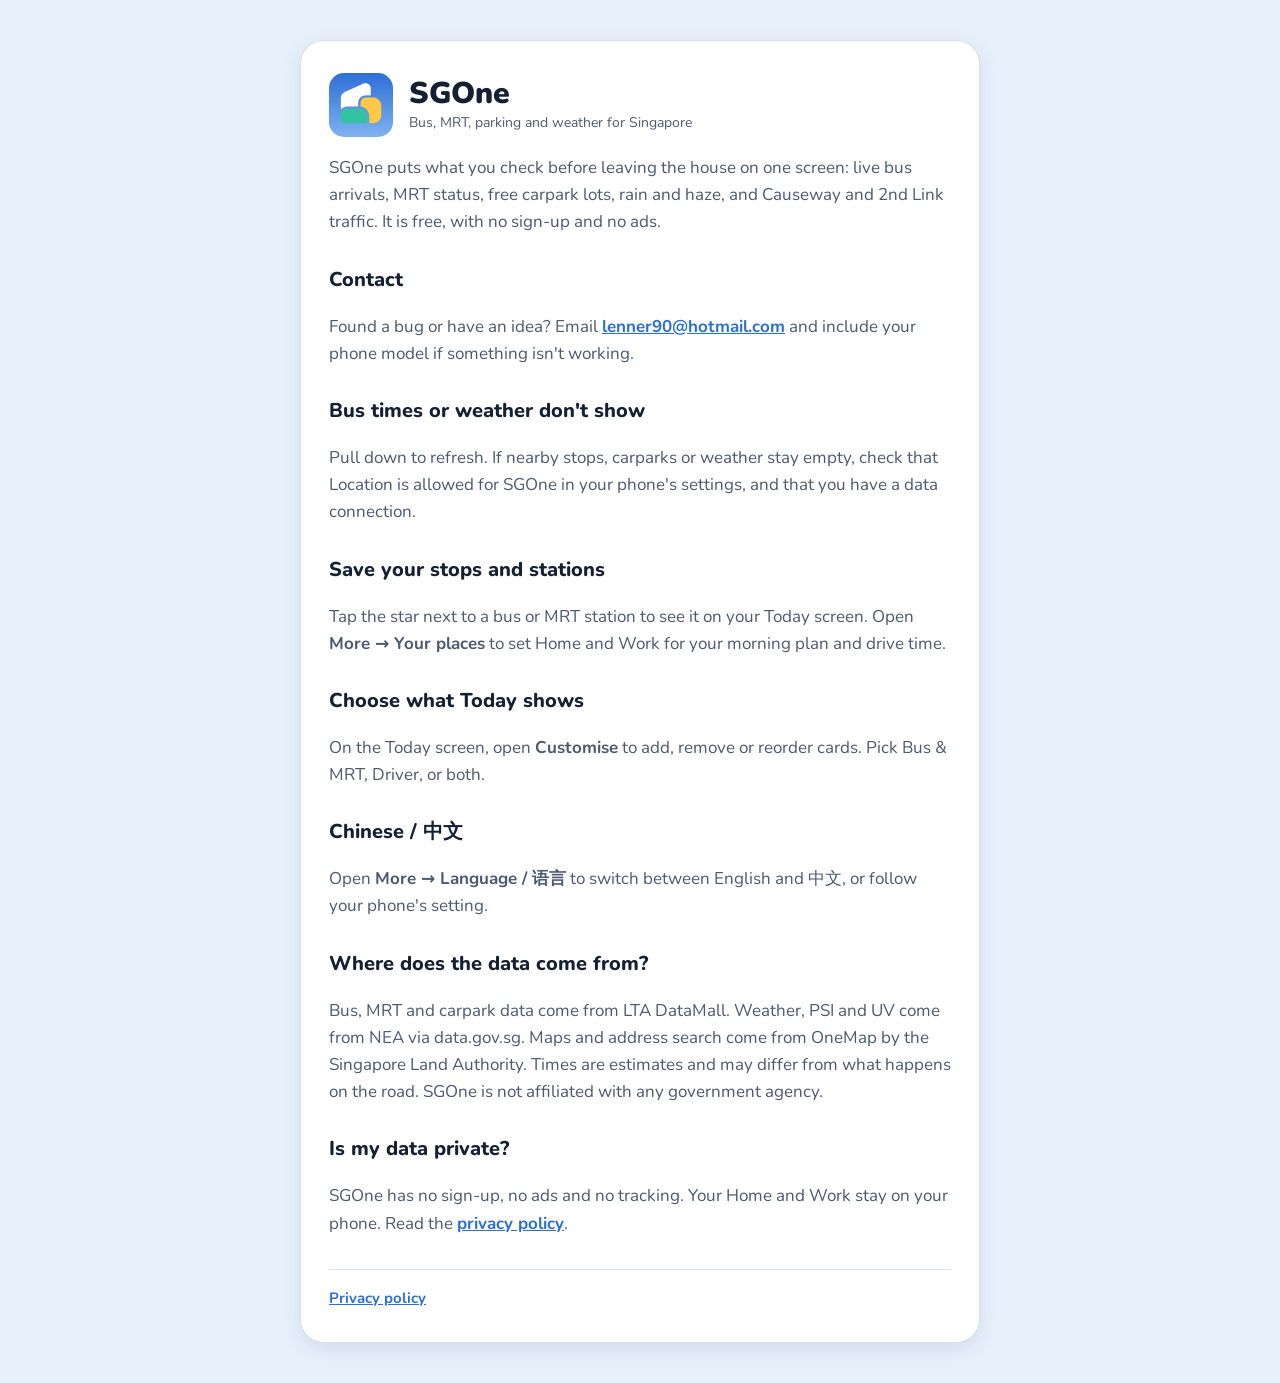
<file: index.html>
<!doctype html>
<html lang="en">
<head>
  <meta charset="utf-8">
  <meta name="viewport" content="width=device-width, initial-scale=1">
  <title>SGOne Support</title>
  <link rel="preconnect" href="https://fonts.googleapis.com">
  <link href="https://fonts.googleapis.com/css2?family=Nunito:wght@400;700;800;900&display=swap" rel="stylesheet">
  <link rel="stylesheet" href="style.css">
  <link rel="icon" href="icon.png">
</head>
<body>
<main>
  <header>
    <img src="icon.png" alt="">
    <div>
      <h1>SGOne</h1>
      <p class="updated">Bus, MRT, parking and weather for Singapore</p>
    </div>
  </header>

  <p>SGOne puts what you check before leaving the house on one screen: live bus arrivals, MRT status, free carpark lots, rain and haze, and Causeway and 2nd Link traffic. It is free, with no sign-up and no ads.</p>

  <h2>Contact</h2>
  <p>Found a bug or have an idea? Email <a href="mailto:lenner90@hotmail.com?subject=SGOne">lenner90@hotmail.com</a> and include your phone model if something isn't working.</p>

  <h2>Bus times or weather don't show</h2>
  <p>Pull down to refresh. If nearby stops, carparks or weather stay empty, check that Location is allowed for SGOne in your phone's settings, and that you have a data connection.</p>

  <h2>Save your stops and stations</h2>
  <p>Tap the star next to a bus or MRT station to see it on your Today screen. Open <strong>More → Your places</strong> to set Home and Work for your morning plan and drive time.</p>

  <h2>Choose what Today shows</h2>
  <p>On the Today screen, open <strong>Customise</strong> to add, remove or reorder cards. Pick Bus &amp; MRT, Driver, or both.</p>

  <h2>Chinese / 中文</h2>
  <p>Open <strong>More → Language / 语言</strong> to switch between English and 中文, or follow your phone's setting.</p>

  <h2>Where does the data come from?</h2>
  <p>Bus, MRT and carpark data come from LTA DataMall. Weather, PSI and UV come from NEA via data.gov.sg. Maps and address search come from OneMap by the Singapore Land Authority. Times are estimates and may differ from what happens on the road. SGOne is not affiliated with any government agency.</p>

  <h2>Is my data private?</h2>
  <p>SGOne has no sign-up, no ads and no tracking. Your Home and Work stay on your phone. Read the <a href="privacy.html">privacy policy</a>.</p>

  <nav><a href="privacy.html">Privacy policy</a></nav>
</main>
</body>
</html>
</file>
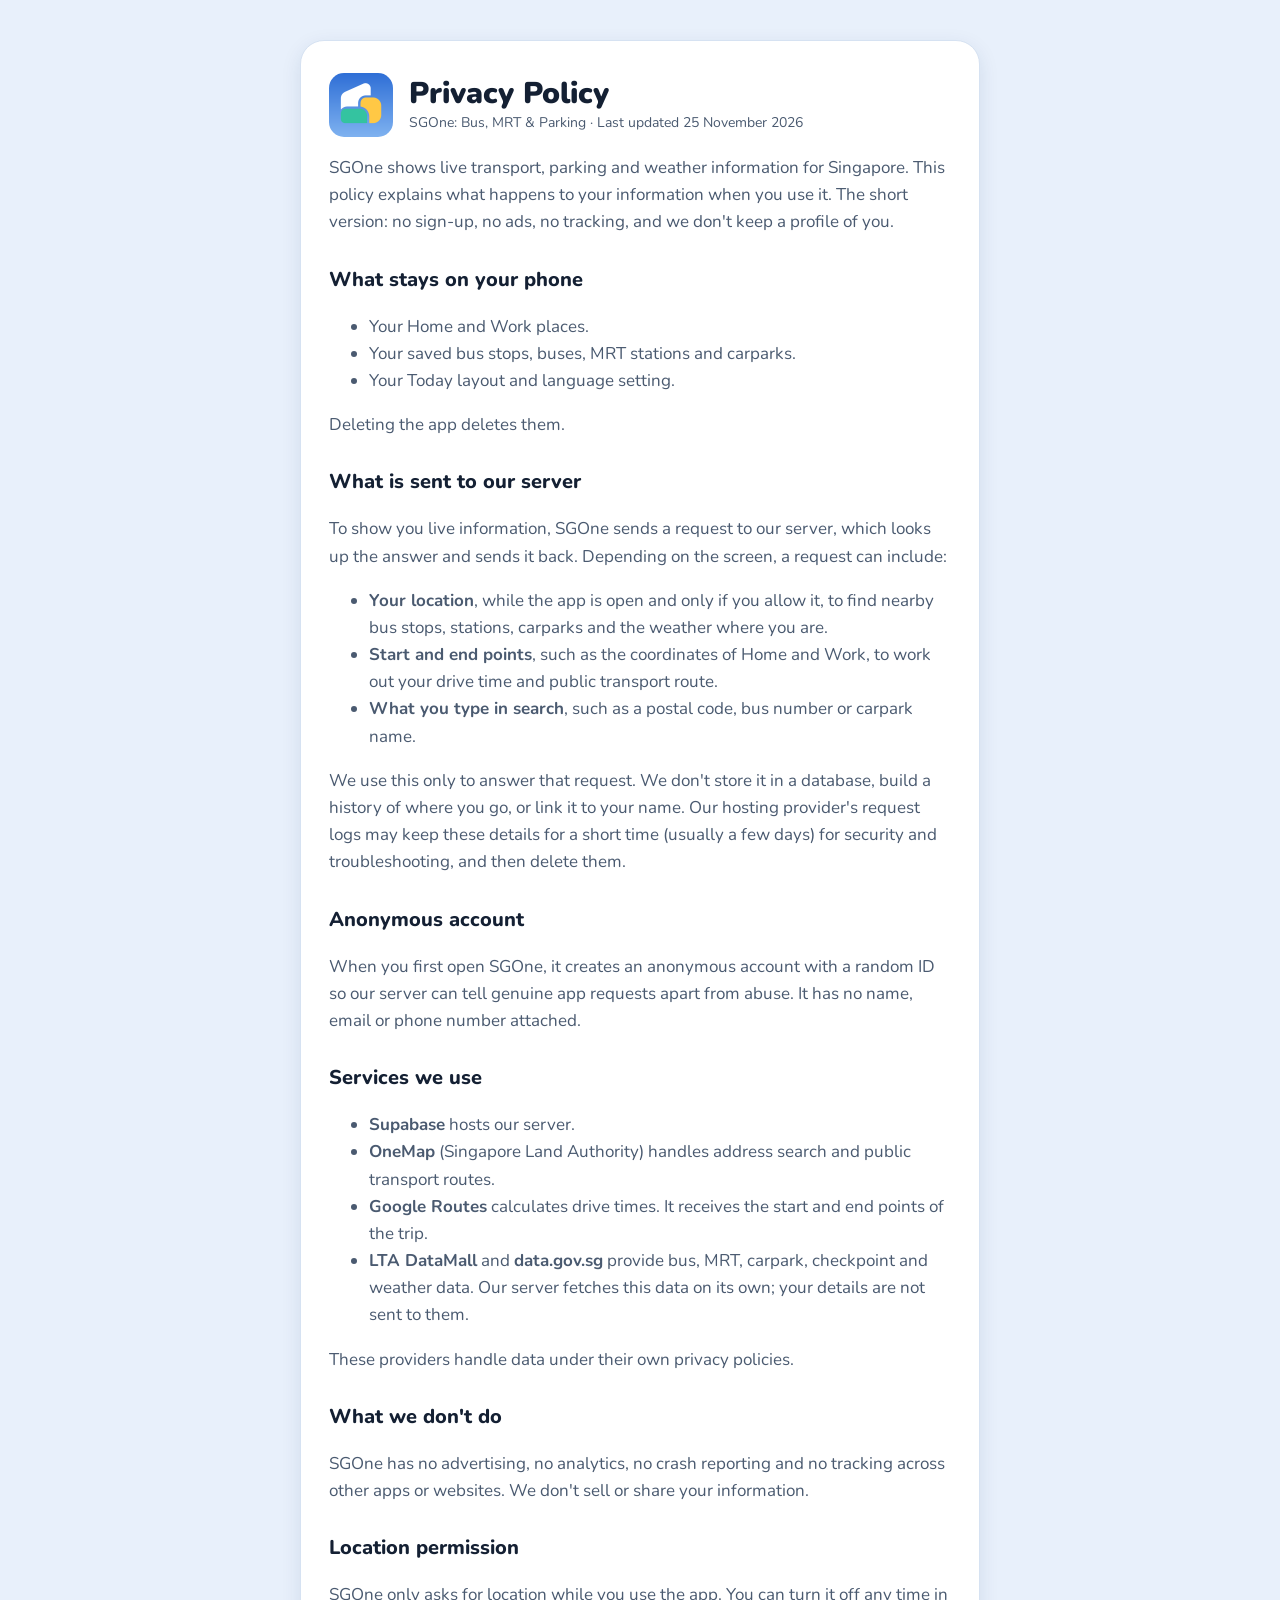
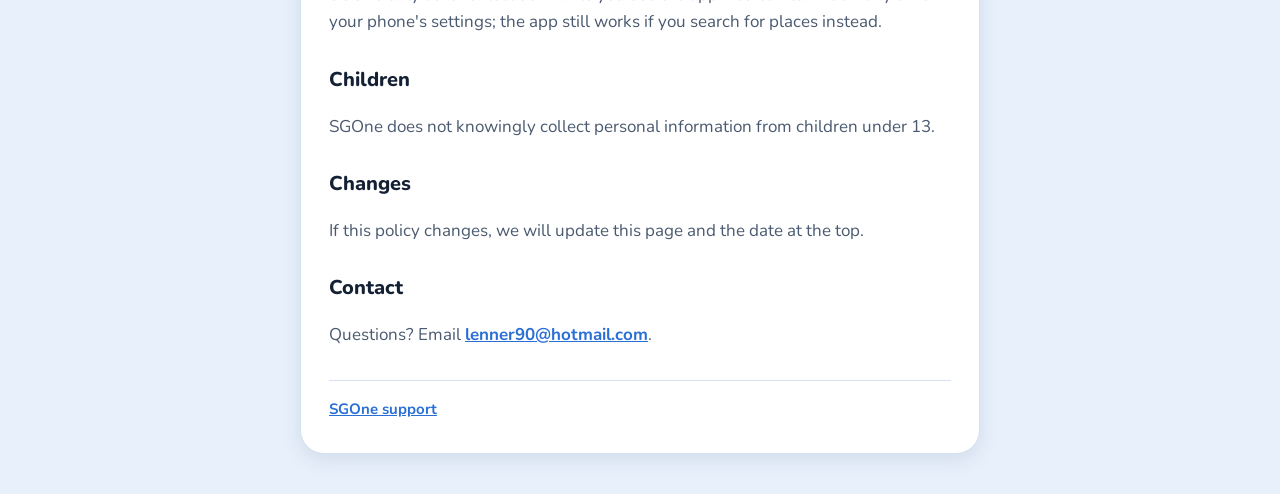
<file: privacy.html>
<!doctype html>
<html lang="en">
<head>
  <meta charset="utf-8">
  <meta name="viewport" content="width=device-width, initial-scale=1">
  <title>SGOne Privacy Policy</title>
  <link rel="preconnect" href="https://fonts.googleapis.com">
  <link href="https://fonts.googleapis.com/css2?family=Nunito:wght@400;700;800;900&display=swap" rel="stylesheet">
  <link rel="stylesheet" href="style.css">
  <link rel="icon" href="icon.png">
</head>
<body>
<main>
  <header>
    <img src="icon.png" alt="">
    <div>
      <h1>Privacy Policy</h1>
      <p class="updated">SGOne: Bus, MRT &amp; Parking · Last updated 25 November 2026</p>
    </div>
  </header>

  <p>SGOne shows live transport, parking and weather information for Singapore. This policy explains what happens to your information when you use it. The short version: no sign-up, no ads, no tracking, and we don't keep a profile of you.</p>

  <h2>What stays on your phone</h2>
  <ul>
    <li>Your Home and Work places.</li>
    <li>Your saved bus stops, buses, MRT stations and carparks.</li>
    <li>Your Today layout and language setting.</li>
  </ul>
  <p>Deleting the app deletes them.</p>

  <h2>What is sent to our server</h2>
  <p>To show you live information, SGOne sends a request to our server, which looks up the answer and sends it back. Depending on the screen, a request can include:</p>
  <ul>
    <li><strong>Your location</strong>, while the app is open and only if you allow it, to find nearby bus stops, stations, carparks and the weather where you are.</li>
    <li><strong>Start and end points</strong>, such as the coordinates of Home and Work, to work out your drive time and public transport route.</li>
    <li><strong>What you type in search</strong>, such as a postal code, bus number or carpark name.</li>
  </ul>
  <p>We use this only to answer that request. We don't store it in a database, build a history of where you go, or link it to your name. Our hosting provider's request logs may keep these details for a short time (usually a few days) for security and troubleshooting, and then delete them.</p>

  <h2>Anonymous account</h2>
  <p>When you first open SGOne, it creates an anonymous account with a random ID so our server can tell genuine app requests apart from abuse. It has no name, email or phone number attached.</p>

  <h2>Services we use</h2>
  <ul>
    <li><strong>Supabase</strong> hosts our server.</li>
    <li><strong>OneMap</strong> (Singapore Land Authority) handles address search and public transport routes.</li>
    <li><strong>Google Routes</strong> calculates drive times. It receives the start and end points of the trip.</li>
    <li><strong>LTA DataMall</strong> and <strong>data.gov.sg</strong> provide bus, MRT, carpark, checkpoint and weather data. Our server fetches this data on its own; your details are not sent to them.</li>
  </ul>
  <p>These providers handle data under their own privacy policies.</p>

  <h2>What we don't do</h2>
  <p>SGOne has no advertising, no analytics, no crash reporting and no tracking across other apps or websites. We don't sell or share your information.</p>

  <h2>Location permission</h2>
  <p>SGOne only asks for location while you use the app. You can turn it off any time in your phone's settings; the app still works if you search for places instead.</p>

  <h2>Children</h2>
  <p>SGOne does not knowingly collect personal information from children under 13.</p>

  <h2>Changes</h2>
  <p>If this policy changes, we will update this page and the date at the top.</p>

  <h2>Contact</h2>
  <p>Questions? Email <a href="mailto:lenner90@hotmail.com">lenner90@hotmail.com</a>.</p>

  <nav><a href="./">SGOne support</a></nav>
</main>
</body>
</html>
</file>
<file: style.css>
:root {
  --plum: #142033;
  --plum-muted: #4a5a70;
  --purple: #2a6fd6;
  --peach: #eef3fb;
  --pink-soft: #e8f0fb;
  --line: #d6e2f2;
}

* { box-sizing: border-box; }

body {
  margin: 0;
  background: var(--pink-soft);
  color: var(--plum);
  font: 17px/1.6 "Nunito", system-ui, -apple-system, sans-serif;
}

main {
  max-width: 680px;
  margin: 40px auto;
  padding: 32px 28px;
  background: #fff;
  border: 1px solid var(--line);
  border-radius: 24px;
  box-shadow: 0 6px 20px rgba(20, 50, 100, 0.10);
}

header {
  display: flex;
  align-items: center;
  gap: 16px;
  margin-bottom: 8px;
}

header img {
  width: 64px;
  height: 64px;
  border-radius: 15px;
}

h1 { font-weight: 900; font-size: 30px; line-height: 1.2; margin: 0; }
h2 { font-weight: 800; font-size: 20px; margin: 28px 0 6px; }
p, li { color: var(--plum-muted); }
a { color: var(--purple); font-weight: 700; }
code { background: var(--peach); padding: 1px 6px; border-radius: 6px; }
.updated { margin: 0; font-size: 14px; }

nav {
  margin-top: 32px;
  padding-top: 16px;
  border-top: 1px solid var(--line);
  font-size: 15px;
}

nav a { margin-right: 16px; }

@media (max-width: 720px) {
  main { margin: 0; border-radius: 0; border: 0; padding: 24px 16px; }
}
</file>
